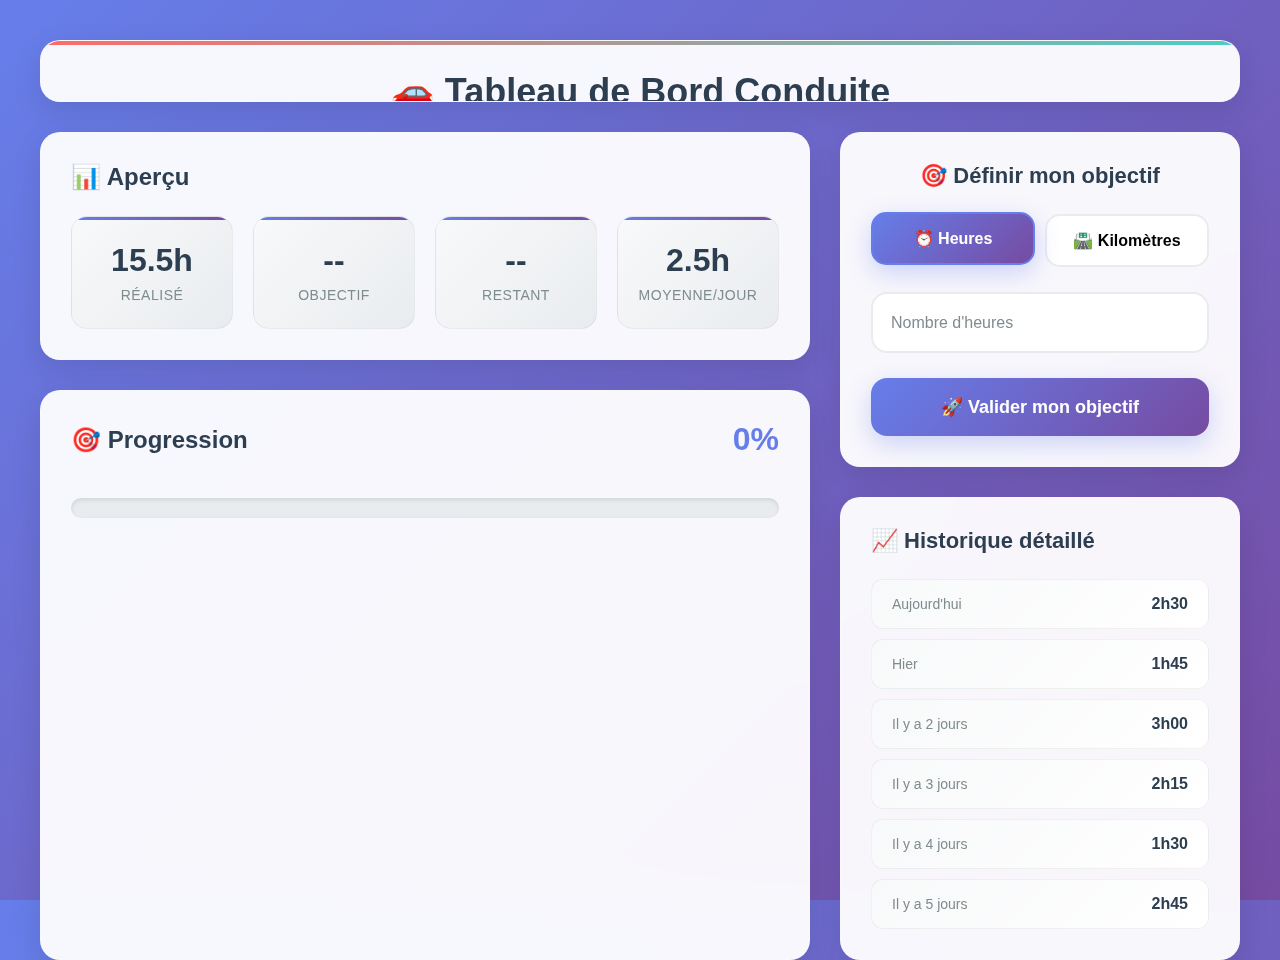
<file: Test/index.html>
<!DOCTYPE html>
<html lang="fr">
<head>
    <meta charset="UTF-8">
    <meta name="viewport" content="width=device-width, initial-scale=1.0">
    <title>Mon Objectif Conduite - Desktop</title>
    <style>
        * {
            margin: 0;
            padding: 0;
            box-sizing: border-box;
        }

        body {
            font-family: -apple-system, BlinkMacSystemFont, 'Segoe UI', Roboto, sans-serif;
            background: linear-gradient(135deg, #667eea 0%, #764ba2 100%);
            min-height: 100vh;
            padding: 40px;
            overflow-x: hidden;
        }

        .main-container {
            max-width: 1400px;
            margin: 0 auto;
            display: grid;
            grid-template-rows: auto 1fr;
            gap: 30px;
            height: calc(100vh - 80px);
        }

        /* HEADER */
        .header {
            background: rgba(255, 255, 255, 0.95);
            backdrop-filter: blur(20px);
            border-radius: 20px;
            padding: 30px 40px;
            text-align: center;
            box-shadow: 0 10px 30px rgba(0, 0, 0, 0.1);
            border: 1px solid rgba(255, 255, 255, 0.2);
            position: relative;
            overflow: hidden;
        }

        .header::before {
            content: '';
            position: absolute;
            top: 0;
            left: 0;
            right: 0;
            height: 4px;
            background: linear-gradient(90deg, #ff6b6b, #4ecdc4, #45b7d1, #96ceb4);
            background-size: 300% 100%;
            animation: gradientShift 3s ease infinite;
        }

        @keyframes gradientShift {
            0%, 100% { background-position: 0% 50%; }
            50% { background-position: 100% 50%; }
        }

        .header h1 {
            color: #2c3e50;
            font-size: 36px;
            font-weight: 700;
            margin-bottom: 8px;
        }

        .header p {
            color: #7f8c8d;
            font-size: 18px;
        }

        /* LAYOUT PRINCIPAL */
        .content-grid {
            display: grid;
            grid-template-columns: 1fr 400px;
            gap: 30px;
            height: 100%;
        }

        /* COLONNE GAUCHE - STATISTIQUES ET PROGRESSION */
        .left-column {
            display: flex;
            flex-direction: column;
            gap: 30px;
        }

        .stats-section {
            background: rgba(255, 255, 255, 0.95);
            backdrop-filter: blur(20px);
            border-radius: 20px;
            padding: 30px;
            box-shadow: 0 10px 30px rgba(0, 0, 0, 0.1);
            border: 1px solid rgba(255, 255, 255, 0.2);
        }

        .stats-title {
            font-size: 24px;
            font-weight: 700;
            color: #2c3e50;
            margin-bottom: 25px;
            display: flex;
            align-items: center;
            gap: 10px;
        }

        .stats-grid {
            display: grid;
            grid-template-columns: repeat(4, 1fr);
            gap: 20px;
        }

        .stat-card {
            background: linear-gradient(135deg, #f8f9fa 0%, #e9ecef 100%);
            border-radius: 16px;
            padding: 25px 20px;
            text-align: center;
            border: 1px solid rgba(0, 0, 0, 0.05);
            transition: all 0.3s ease;
            position: relative;
            overflow: hidden;
        }

        .stat-card:hover {
            transform: translateY(-5px);
            box-shadow: 0 15px 35px rgba(0, 0, 0, 0.1);
        }

        .stat-card::before {
            content: '';
            position: absolute;
            top: 0;
            left: 0;
            right: 0;
            height: 3px;
            background: linear-gradient(90deg, #667eea, #764ba2);
        }

        .stat-number {
            font-size: 32px;
            font-weight: 800;
            color: #2c3e50;
            margin-bottom: 8px;
        }

        .stat-label {
            font-size: 14px;
            color: #7f8c8d;
            font-weight: 500;
            text-transform: uppercase;
            letter-spacing: 0.5px;
        }

        /* SECTION PROGRESSION */
        .progress-section {
            flex: 1;
            background: rgba(255, 255, 255, 0.95);
            backdrop-filter: blur(20px);
            border-radius: 20px;
            padding: 30px;
            box-shadow: 0 10px 30px rgba(0, 0, 0, 0.1);
            border: 1px solid rgba(255, 255, 255, 0.2);
            display: flex;
            flex-direction: column;
        }

        .progress-header {
            display: flex;
            justify-content: space-between;
            align-items: center;
            margin-bottom: 20px;
        }

        .progress-title {
            font-size: 24px;
            font-weight: 700;
            color: #2c3e50;
            display: flex;
            align-items: center;
            gap: 10px;
        }

        .progress-percentage {
            font-size: 32px;
            font-weight: 800;
            color: #667eea;
        }

        .progress-bar-container {
            margin: 20px 0;
        }

        .progress-bar {
            width: 100%;
            height: 20px;
            background: #e9ecef;
            border-radius: 10px;
            overflow: hidden;
            position: relative;
            box-shadow: inset 0 2px 4px rgba(0, 0, 0, 0.1);
        }

        .progress-fill {
            height: 100%;
            background: linear-gradient(90deg, #667eea, #764ba2);
            border-radius: 10px;
            width: 0%;
            transition: width 1.5s cubic-bezier(0.4, 0, 0.2, 1);
            position: relative;
            overflow: hidden;
        }

        .progress-fill::after {
            content: '';
            position: absolute;
            top: 0;
            left: -100%;
            width: 100%;
            height: 100%;
            background: linear-gradient(90deg, transparent, rgba(255,255,255,0.6), transparent);
            animation: shimmer 2s infinite;
        }

        @keyframes shimmer {
            0% { left: -100%; }
            100% { left: 100%; }
        }

        .achievement-badge {
            background: linear-gradient(135deg, #4ecdc4, #44a08d);
            color: white;
            padding: 15px 25px;
            border-radius: 25px;
            font-size: 16px;
            font-weight: 700;
            text-align: center;
            margin-top: 20px;
            animation: pulse 2s infinite;
            box-shadow: 0 8px 25px rgba(78, 205, 196, 0.3);
        }

        @keyframes pulse {
            0%, 100% { transform: scale(1); }
            50% { transform: scale(1.05); }
        }

        /* SESSIONS RECENTES DANS PROGRESSION */
        .recent-sessions-mini {
            margin-top: auto;
            padding-top: 20px;
            border-top: 1px solid #f1f3f4;
        }

        .sessions-mini-title {
            font-size: 16px;
            font-weight: 600;
            color: #2c3e50;
            margin-bottom: 15px;
        }

        .sessions-mini-grid {
            display: grid;
            grid-template-columns: repeat(2, 1fr);
            gap: 10px;
        }

        .session-mini-item {
            background: linear-gradient(135deg, #f8f9fa, #ffffff);
            padding: 12px 15px;
            border-radius: 12px;
            border: 1px solid rgba(0, 0, 0, 0.05);
            text-align: center;
        }

        .session-mini-date {
            font-size: 12px;
            color: #7f8c8d;
            margin-bottom: 4px;
        }

        .session-mini-value {
            font-size: 14px;
            font-weight: 700;
            color: #2c3e50;
        }

        /* COLONNE DROITE - CONTROLES ET SESSIONS */
        .right-column {
            display: flex;
            flex-direction: column;
            gap: 30px;
        }

        .objective-form {
            background: rgba(255, 255, 255, 0.95);
            backdrop-filter: blur(20px);
            border-radius: 20px;
            padding: 30px;
            box-shadow: 0 10px 30px rgba(0, 0, 0, 0.1);
            border: 1px solid rgba(255, 255, 255, 0.2);
        }

        .form-title {
            font-size: 22px;
            font-weight: 700;
            color: #2c3e50;
            margin-bottom: 25px;
            text-align: center;
            display: flex;
            align-items: center;
            justify-content: center;
            gap: 10px;
        }

        .unit-selector {
            display: flex;
            gap: 10px;
            margin-bottom: 25px;
        }

        .unit-btn {
            flex: 1;
            padding: 15px 20px;
            border: 2px solid #e9ecef;
            background: white;
            border-radius: 15px;
            font-weight: 600;
            cursor: pointer;
            transition: all 0.3s ease;
            text-align: center;
            font-size: 16px;
        }

        .unit-btn.active {
            background: linear-gradient(135deg, #667eea, #764ba2);
            color: white;
            border-color: #667eea;
            box-shadow: 0 8px 25px rgba(102, 126, 234, 0.3);
            transform: translateY(-2px);
        }

        .input-group {
            position: relative;
            margin-bottom: 25px;
        }

        .input-group input {
            width: 100%;
            padding: 18px 20px;
            border: 2px solid #e9ecef;
            border-radius: 16px;
            font-size: 18px;
            font-weight: 600;
            transition: all 0.3s ease;
            background: white;
        }

        .input-group input:focus {
            outline: none;
            border-color: #667eea;
            box-shadow: 0 0 0 4px rgba(102, 126, 234, 0.1);
        }

        .input-label {
            position: absolute;
            left: 20px;
            top: 50%;
            transform: translateY(-50%);
            color: #7f8c8d;
            font-weight: 500;
            pointer-events: none;
            transition: all 0.3s ease;
        }

        .input-group input:focus + .input-label,
        .input-group input:not(:placeholder-shown) + .input-label {
            top: -10px;
            left: 16px;
            font-size: 12px;
            color: #667eea;
            background: white;
            padding: 0 8px;
        }

        .submit-btn {
            width: 100%;
            padding: 18px;
            background: linear-gradient(135deg, #667eea, #764ba2);
            color: white;
            border: none;
            border-radius: 16px;
            font-size: 18px;
            font-weight: 700;
            cursor: pointer;
            transition: all 0.3s ease;
            box-shadow: 0 8px 25px rgba(102, 126, 234, 0.3);
        }

        .submit-btn:hover {
            transform: translateY(-3px);
            box-shadow: 0 12px 35px rgba(102, 126, 234, 0.4);
        }

        .submit-btn:active {
            transform: translateY(-1px);
        }

        /* SESSIONS DETAILLEES */
        .detailed-sessions {
            flex: 1;
            background: rgba(255, 255, 255, 0.95);
            backdrop-filter: blur(20px);
            border-radius: 20px;
            padding: 30px;
            box-shadow: 0 10px 30px rgba(0, 0, 0, 0.1);
            border: 1px solid rgba(255, 255, 255, 0.2);
        }

        .detailed-sessions-title {
            font-size: 22px;
            font-weight: 700;
            color: #2c3e50;
            margin-bottom: 25px;
            display: flex;
            align-items: center;
            gap: 10px;
        }

        .session-item {
            display: flex;
            justify-content: space-between;
            align-items: center;
            padding: 15px 20px;
            margin-bottom: 10px;
            background: linear-gradient(135deg, #f8f9fa, #ffffff);
            border-radius: 12px;
            border: 1px solid rgba(0, 0, 0, 0.05);
            transition: all 0.3s ease;
        }

        .session-item:hover {
            transform: translateX(5px);
            box-shadow: 0 5px 15px rgba(0, 0, 0, 0.1);
        }

        .session-item:last-child {
            margin-bottom: 0;
        }

        .session-date {
            font-size: 14px;
            color: #7f8c8d;
            font-weight: 500;
        }

        .session-value {
            font-size: 16px;
            font-weight: 700;
            color: #2c3e50;
        }
    </style>
</head>
<body>
    <div class="main-container">
        <!-- HEADER -->
        <div class="header">
            <h1>🚗 Tableau de Bord Conduite</h1>
            <p>Suivez et atteignez vos objectifs de conduite en temps réel</p>
        </div>

        <!-- CONTENU PRINCIPAL -->
        <div class="content-grid">
            <!-- COLONNE GAUCHE -->
            <div class="left-column">
                <!-- STATISTIQUES -->
                <div class="stats-section">
                    <div class="stats-title">📊 Aperçu</div>
                    <div class="stats-grid">
                        <div class="stat-card">
                            <div class="stat-number" id="currentValue">0</div>
                            <div class="stat-label">Réalisé</div>
                        </div>
                        <div class="stat-card">
                            <div class="stat-number" id="objectiveValue">--</div>
                            <div class="stat-label">Objectif</div>
                        </div>
                        <div class="stat-card">
                            <div class="stat-number" id="remainingValue">--</div>
                            <div class="stat-label">Restant</div>
                        </div>
                        <div class="stat-card">
                            <div class="stat-number" id="averageValue">2.5h</div>
                            <div class="stat-label">Moyenne/jour</div>
                        </div>
                    </div>
                </div>

                <!-- PROGRESSION -->
                <div class="progress-section">
                    <div class="progress-header">
                        <div class="progress-title">🎯 Progression</div>
                        <div class="progress-percentage" id="progressPercent">0%</div>
                    </div>
                    
                    <div class="progress-bar-container">
                        <div class="progress-bar">
                            <div class="progress-fill" id="progressFill"></div>
                        </div>
                    </div>

                    <div id="achievementBadge" style="display: none;">
                        <div class="achievement-badge">🎉 Félicitations ! Objectif atteint !</div>
                    </div>

               
                    
                </div>
            </div>

            <!-- COLONNE DROITE -->
            <div class="right-column">
                <!-- FORMULAIRE OBJECTIF -->
                <div class="objective-form">
                    <div class="form-title">🎯 Définir mon objectif</div>
                    
                    <div class="unit-selector">
                        <button class="unit-btn active" onclick="selectUnit('heures')">⏰ Heures</button>
                        <button class="unit-btn" onclick="selectUnit('km')">🛣️ Kilomètres</button>
                    </div>

                    <div class="input-group">
                        <input type="number" id="objectiveInput" placeholder=" " min="1" max="1000">
                        <label class="input-label" id="inputLabel">Nombre d'heures</label>
                    </div>

                    <button class="submit-btn" onclick="setObjective()">
                        🚀 Valider mon objectif
                    </button>
                </div>

                <!-- SESSIONS DETAILLEES -->
                <div class="detailed-sessions">
                    <div class="detailed-sessions-title">📈 Historique détaillé</div>
                    <div id="detailedSessionsList">
                        <div class="session-item">
                            <span class="session-date">Aujourd'hui</span>
                            <span class="session-value">2h30</span>
                        </div>
                        <div class="session-item">
                            <span class="session-date">Hier</span>
                            <span class="session-value">1h45</span>
                        </div>
                        <div class="session-item">
                            <span class="session-date">Il y a 2 jours</span>
                            <span class="session-value">3h00</span>
                        </div>
                        <div class="session-item">
                            <span class="session-date">Il y a 3 jours</span>
                            <span class="session-value">2h15</span>
                        </div>
                        <div class="session-item">
                            <span class="session-date">Il y a 4 jours</span>
                            <span class="session-value">1h30</span>
                        </div>
                        <div class="session-item">
                            <span class="session-date">Il y a 5 jours</span>
                            <span class="session-value">2h45</span>
                        </div>
                    </div>
                </div>
            </div>
        </div>
    </div>

    <script>
        let currentUnit = 'heures';
        let objectives = {
            heures: 0,
            km: 0
        };
        let currentProgress = 0;

        // Données simulées de progression (comme si ça venait de ta BDD)
        const simulatedData = {
            heures: {
                current: 15.5,
                sessions: [
                    { date: 'Aujourd\'hui', value: '2h30' },
                    { date: 'Hier', value: '1h45' },
                    { date: 'Il y a 2 jours', value: '3h00' },
                    { date: 'Il y a 3 jours', value: '2h15' },
                    { date: 'Il y a 4 jours', value: '1h30' },
                    { date: 'Il y a 5 jours', value: '2h45' }
                ]
            },
            km: {
                current: 850,
                sessions: [
                    { date: 'Aujourd\'hui', value: '125 km' },
                    { date: 'Hier', value: '89 km' },
                    { date: 'Il y a 2 jours', value: '156 km' },
                    { date: 'Il y a 3 jours', value: '98 km' },
                    { date: 'Il y a 4 jours', value: '67 km' },
                    { date: 'Il y a 5 jours', value: '134 km' }
                ]
            }
        };

        function selectUnit(unit) {
            currentUnit = unit;
            
            // Met à jour les boutons
            document.querySelectorAll('.unit-btn').forEach(btn => {
                btn.classList.remove('active');
            });
            event.target.classList.add('active');
            
            // Met à jour le label
            const label = document.getElementById('inputLabel');
            label.textContent = unit === 'heures' ? 'Nombre d\'heures' : 'Nombre de kilomètres';
            
            // Vide le champ input
            document.getElementById('objectiveInput').value = '';
            
            // Met à jour les données affichées
            updateDisplay();
        }

        function updateDisplay() {
            const data = simulatedData[currentUnit];
            currentProgress = data.current;
            
            // Met à jour les stats
            document.getElementById('currentValue').textContent = 
                currentUnit === 'heures' ? currentProgress + 'h' : currentProgress + ' km';
            
            // Met à jour l'objectif pour l'unité courante
            const currentObjective = objectives[currentUnit];
            document.getElementById('objectiveValue').textContent = 
                currentObjective > 0 ? 
                (currentUnit === 'heures' ? currentObjective + 'h' : currentObjective + ' km') : 
                '--';
            
            // Met à jour le restant
            document.getElementById('remainingValue').textContent = 
                currentObjective > 0 ? 
                (currentUnit === 'heures' ? Math.max(0, currentObjective - currentProgress).toFixed(1) + 'h' : Math.max(0, currentObjective - currentProgress) + ' km') : 
                '--';
            
            // Met à jour les sessions récentes mini
            const sessionsMinGrid = document.getElementById('sessionsMinGrid');
            sessionsMinGrid.innerHTML = data.sessions.slice(0, 4).map(session => 
                `<div class="session-mini-item">
                    <div class="session-mini-date">${session.date.replace('Il y a ', '').replace(' jours', 'j').replace(' jour', 'j')}</div>
                    <div class="session-mini-value">${session.value}</div>
                </div>`
            ).join('');
            
            // Met à jour les sessions détaillées
            const detailedSessionsList = document.getElementById('detailedSessionsList');
            detailedSessionsList.innerHTML = data.sessions.map(session => 
                `<div class="session-item">
                    <span class="session-date">${session.date}</span>
                    <span class="session-value">${session.value}</span>
                </div>`
            ).join('');
            
            // Recalcule la progression si on a un objectif pour cette unité
            if (currentObjective > 0) {
                updateProgress();
            } else {
                // Remet à zéro si pas d'objectif
                document.getElementById('progressFill').style.width = '0%';
                document.getElementById('progressPercent').textContent = '0%';
                document.getElementById('achievementBadge').style.display = 'none';
            }
        }

        function setObjective() {
            const input = document.getElementById('objectiveInput');
            const value = parseFloat(input.value);
            
            if (!value || value <= 0) {
                alert('Veuillez entrer un objectif valide !');
                return;
            }
            
            // Sauvegarde l'objectif pour l'unité courante seulement
            objectives[currentUnit] = value;
            
            // Met à jour l'affichage
            updateDisplay();
            
            // Feedback visuel
            const btn = event.target;
            const originalText = btn.textContent;
            btn.textContent = '✅ Objectif défini !';
            btn.style.background = 'linear-gradient(135deg, #4ecdc4, #44a08d)';
            
            setTimeout(() => {
                btn.textContent = originalText;
                btn.style.background = 'linear-gradient(135deg, #667eea, #764ba2)';
            }, 2000);
            
            // Vide le champ input
            input.value = '';
        }

        function updateProgress() {
            const currentObjective = objectives[currentUnit];
            const percentage = Math.min((currentProgress / currentObjective) * 100, 100);
            
            // Anime la barre de progression
            setTimeout(() => {
                document.getElementById('progressFill').style.width = percentage + '%';
                document.getElementById('progressPercent').textContent = Math.round(percentage) + '%';
            }, 200);

            // Affiche le badge si objectif atteint
            if (percentage >= 100) {
                setTimeout(() => {
                    document.getElementById('achievementBadge').style.display = 'block';
                }, 1000);
            } else {
                document.getElementById('achievementBadge').style.display = 'none';
            }
        }

        // Initialise l'affichage au chargement
        updateDisplay();

        // Simule des mises à jour en temps réel (comme si ta BDD se mettait à jour)
        setInterval(() => {
            // Ajoute un petit incrément aléatoire pour simuler une nouvelle session
            if (Math.random() < 0.05) { // 5% de chance toutes les 3 secondes
                const increment = currentUnit === 'heures' ? 0.25 : 15;
                currentProgress += increment;
                
                // Met à jour uniquement si on a un objectif défini pour cette unité
                if (objectives[currentUnit] > 0) {
                    updateDisplay();
                }
            }
        }, 3000);
    </script>
</body>
</html>
</file>
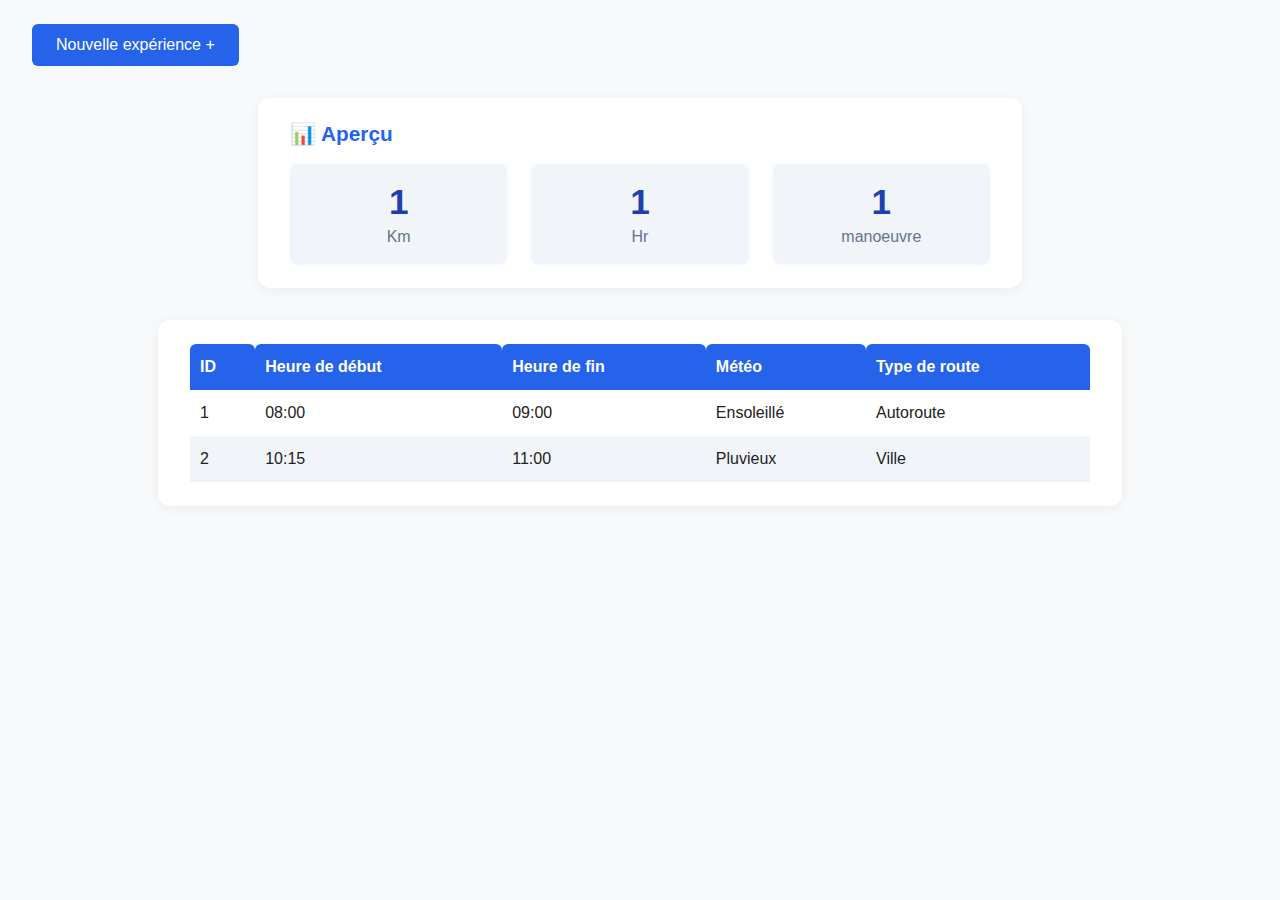
<file: test.html>
<!DOCTYPE html>
<html lang="en">
  <head>
    <meta charset="UTF-8" />
    <meta name="viewport" content="width=device-width, initial-scale=1.0" />
    <title>Document</title>

    <style>
    body {
      font-family: 'Segoe UI', Arial, sans-serif;
      background: #f7f9fb;
      margin: 0;
      padding: 0;
      color: #222;
    }

    button {
      background: #2563eb;
      color: #fff;
      border: none;
      border-radius: 6px;
      padding: 12px 24px;
      font-size: 1rem;
      margin: 24px 0 32px 32px;
      cursor: pointer;
      transition: background 0.2s;
    }
    button:hover {
      background: #1e40af;
    }

    .stats-section {
      background: #fff;
      margin: 0 auto 32px auto;
      max-width: 700px;
      border-radius: 12px;
      box-shadow: 0 2px 12px rgba(0,0,0,0.06);
      padding: 24px 32px;
    }

    .stats-title {
      font-size: 1.3rem;
      font-weight: 600;
      margin-bottom: 18px;
      color: #2563eb;
    }

    .stats-grid {
      display: flex;
      gap: 24px;
      justify-content: flex-start;
    }

    .stat-card {
      background: #f1f5f9;
      border-radius: 8px;
      padding: 18px 28px;
      text-align: center;
      flex: 1;
      box-shadow: 0 1px 4px rgba(37,99,235,0.07);
    }

    .stat-number {
      font-size: 2.2rem;
      font-weight: bold;
      color: #1e40af;
    }

    .stat-label {
      font-size: 1rem;
      color: #64748b;
      margin-top: 6px;
    }

    .maintable {
      background: #fff;
      max-width: 900px;
      margin: 0 auto 32px auto;
      border-radius: 12px;
      box-shadow: 0 2px 12px rgba(0,0,0,0.06);
      padding: 24px 32px;
    }

    table {
      width: 100%;
      border-collapse: collapse;
      font-size: 1rem;
    }

    th, td {
      padding: 14px 10px;
      text-align: left;
    }

    th {
      background: #2563eb;
      color: #fff;
      font-weight: 600;
      border-top-left-radius: 6px;
      border-top-right-radius: 6px;
    }

    tbody tr:nth-child(even) {
      background: #f1f5f9;
    }

    tbody tr:hover {
      background: #e0e7ef;
      transition: background 0.2s;
    }
    </style>

  </head>
  <body>
    <body>
      <button>Nouvelle expérience +</button>

      <div class="stats-section">
        <div class="stats-title">📊 Aperçu</div>
        <div class="stats-grid">
          <div class="stat-card">
            <div class="stat-number" id="graphKm">1</div>
            <div class="stat-label">Km</div>
          </div>

          <div class="stat-card">
            <div class="stat-number" id="graphHr">1</div>
            <div class="stat-label">Hr</div>
          </div>

          <div class="stat-card">
            <div class="stat-number" id="graphManoeuvre">1</div>
            <div class="stat-label">manoeuvre</div>
          </div>
        </div>
      </div>

      <div class="maintable">
        <table>
          <thead>
            <tr>
              <th>ID</th>
              <th>Heure de début</th>
              <th>Heure de fin</th>
              <th>Météo</th>
              <th>Type de route</th>
            </tr>
          </thead>
          <tbody>
            <tr>
              <td>1</td>
              <td>08:00</td>
              <td>09:00</td>
              <td>Ensoleillé</td>
              <td>Autoroute</td>
            </tr>
            <tr>
              <td>2</td>
              <td>10:15</td>
              <td>11:00</td>
              <td>Pluvieux</td>
              <td>Ville</td>
            </tr>
          </tbody>
        </table>
      </div>
    </body>
  </body>
</html>
</file>
